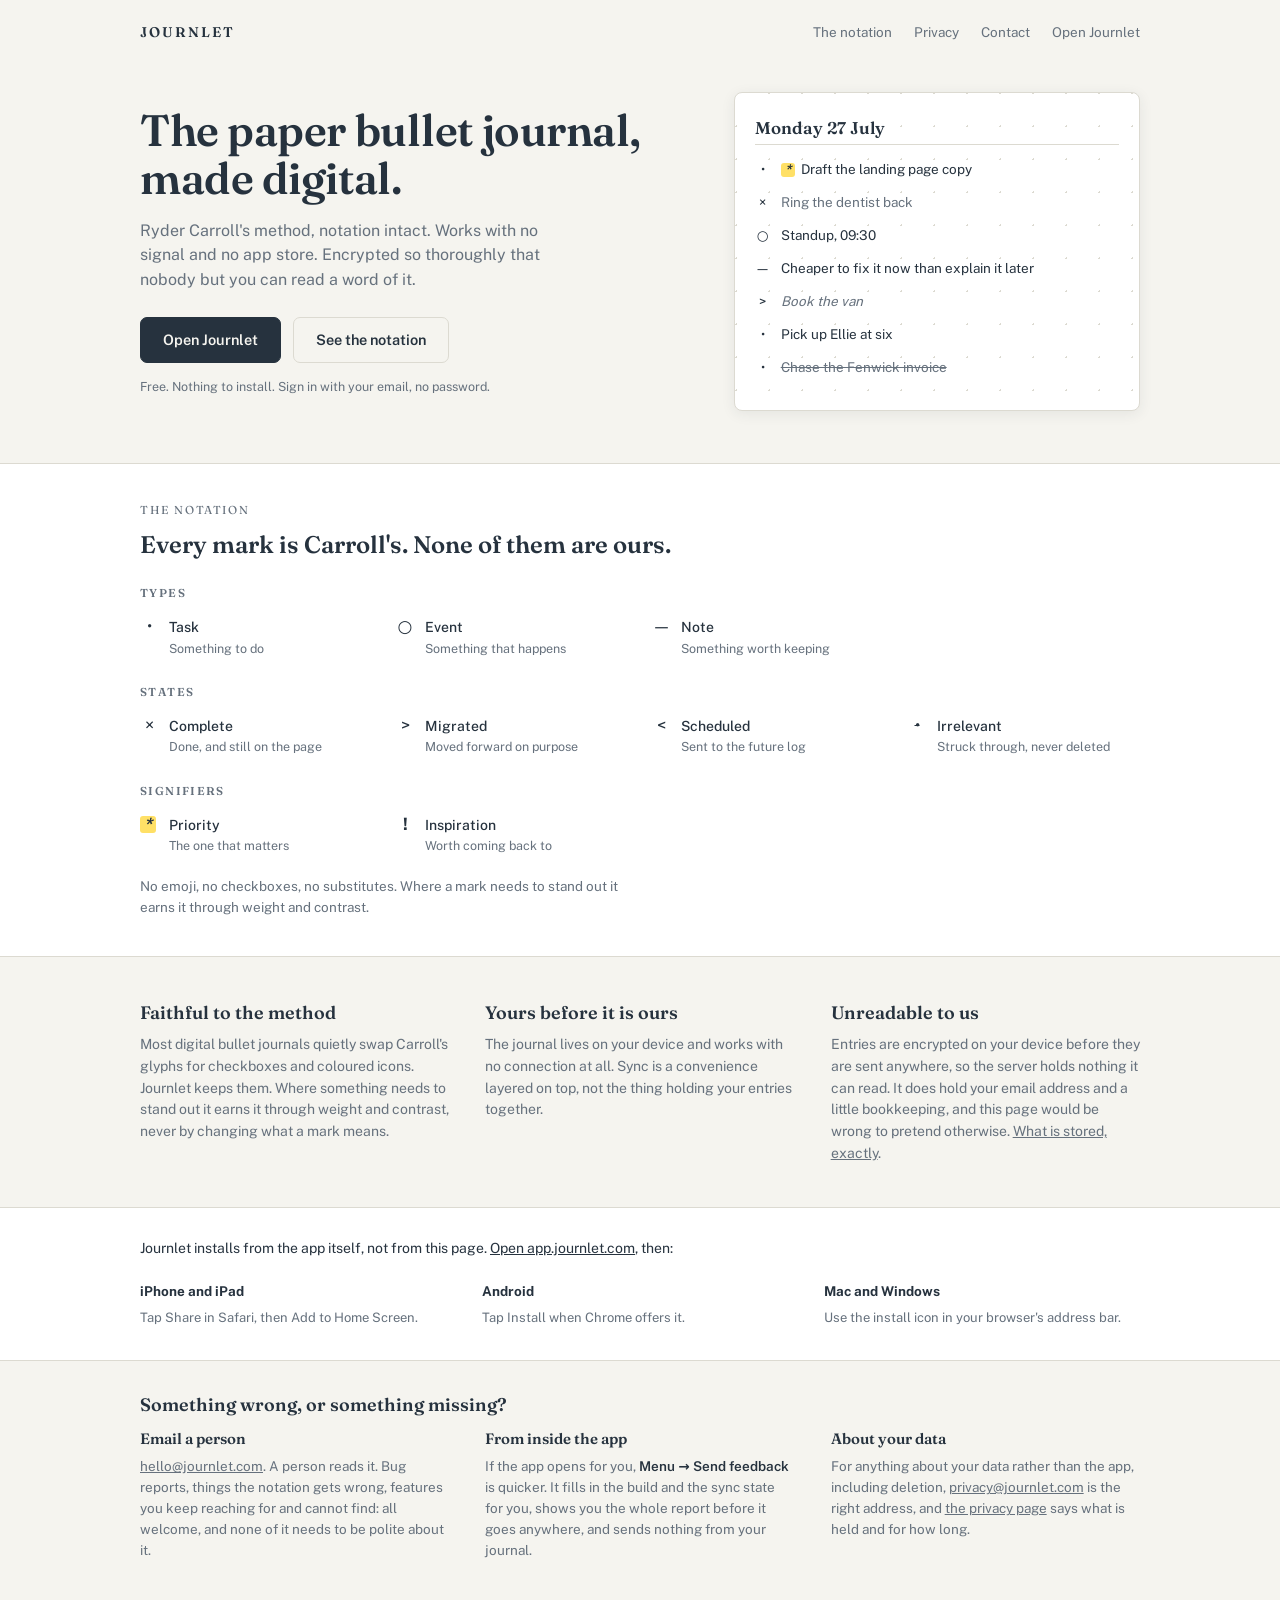
<file: index.html>
<!doctype html>
<html lang="en-GB">
  <head>
    <meta charset="UTF-8" />
    <meta name="viewport" content="width=device-width, initial-scale=1.0" />

    <!-- Everything is same-origin: no scripts, no third-party anything.
         Fonts are self-hosted, so the Google domains are gone from here too. -->
    <meta
      http-equiv="Content-Security-Policy"
      content="default-src 'self'; script-src 'none'; style-src 'self'; font-src 'self'; img-src 'self' data:; base-uri 'none'; object-src 'none'; form-action 'none'"
    />

    <title>Journlet — the paper bullet journal, made digital</title>
    <meta
      name="description"
      content="A digital bullet journal that keeps Ryder Carroll's notation exactly as written. Works offline, needs nothing installed, and is end-to-end encrypted so nobody but you can read it."
    />
    <link rel="canonical" href="https://www.journlet.com/" />
    <meta name="theme-color" content="#f5f4ef" />
    <meta name="referrer" content="no-referrer" />

    <link rel="icon" type="image/svg+xml" href="/favicon.svg" />
    <link rel="apple-touch-icon" href="/apple-touch-icon.png" />

    <meta property="og:type" content="website" />
    <meta property="og:site_name" content="Journlet" />
    <meta property="og:url" content="https://www.journlet.com/" />
    <meta property="og:title" content="Journlet — the paper bullet journal, made digital" />
    <meta
      property="og:description"
      content="Ryder Carroll's method, notation intact. Works offline, nothing to install, end-to-end encrypted."
    />
    <meta property="og:image" content="https://www.journlet.com/og-image.png" />
    <meta property="og:image:width" content="1200" />
    <meta property="og:image:height" content="630" />
    <meta property="og:image:alt" content="Journlet — the paper bullet journal, made digital." />
    <meta name="twitter:card" content="summary_large_image" />
    <meta name="twitter:title" content="Journlet — the paper bullet journal, made digital" />
    <meta
      name="twitter:description"
      content="Ryder Carroll's method, notation intact. Works offline, nothing to install, end-to-end encrypted."
    />
    <meta name="twitter:image" content="https://www.journlet.com/og-image.png" />

    <link
      rel="preload"
      href="/fonts/public-sans-latin-wght-normal.woff2"
      as="font"
      type="font/woff2"
      crossorigin
    />
    <link
      rel="preload"
      href="/fonts/fraunces-latin-opsz-normal.woff2"
      as="font"
      type="font/woff2"
      crossorigin
    />
    <link rel="stylesheet" href="/styles.css" />

    <script type="application/ld+json">
      {
        "@context": "https://schema.org",
        "@type": "SoftwareApplication",
        "name": "Journlet",
        "applicationCategory": "ProductivityApplication",
        "operatingSystem": "Any (progressive web app)",
        "url": "https://app.journlet.com/",
        "description": "A digital bullet journal that keeps Ryder Carroll's notation exactly as written. Offline-first and end-to-end encrypted.",
        "offers": { "@type": "Offer", "price": "0", "priceCurrency": "GBP" }
      }
    </script>
  </head>

  <body>
    <a class="skip" href="#main">Skip to content</a>

    <header class="nav">
      <span class="brand">Journlet</span>
      <nav aria-label="Primary">
        <a href="#notation">The notation</a>
        <a href="/privacy">Privacy</a>
        <a href="#contact">Contact</a>
        <a href="https://app.journlet.com/">Open Journlet</a>
      </nav>
    </header>

    <main id="main">
      <section class="hero">
        <div>
          <h1>The paper bullet journal, made digital.</h1>
          <p class="sub">
            Ryder Carroll's method, notation intact. Works with no signal and no app
            store. Encrypted so thoroughly that nobody but you can read a word of it.
          </p>
          <p class="cta">
            <a class="btn" href="https://app.journlet.com/">Open Journlet</a>
            <a class="btn btn-quiet" href="#notation">See the notation</a>
          </p>
          <p class="reassure">Free. Nothing to install. Sign in with your email, no password.</p>
        </div>

        <!-- A real spread rather than a screenshot: stays true as the app changes,
             and search engines read the notation as text. Every state here mirrors
             the app exactly (app/src/lib/types.ts and app/src/index.css):
             the bullet column only ever holds a type or state glyph, priority is
             a highlighted * signifier inline before the text, complete is × with
             softened ink, migrated is > in muted italic, and the line-through is
             reserved for "no longer relevant". -->
        <div class="paper" role="img" aria-label="A sample Journlet daily spread: a priority task, a completed task, an event, a note, a migrated task, an open task and a task struck out as no longer relevant.">
          <p class="paper-title">Monday 27 July</p>
          <hr class="paper-rule" />
          <p class="row"><span class="glyph">&bull;</span><span><span class="prio"><i>*</i></span>Draft the landing page copy</span></p>
          <p class="row"><span class="glyph">&times;</span><span class="is-done">Ring the dentist back</span></p>
          <p class="row"><span class="glyph">&#9675;</span><span>Standup, 09:30</span></p>
          <p class="row"><span class="glyph">&mdash;</span><span>Cheaper to fix it now than explain it later</span></p>
          <p class="row"><span class="glyph">&gt;</span><span class="is-moved">Book the van</span></p>
          <p class="row"><span class="glyph">&bull;</span><span>Pick up Ellie at six</span></p>
          <p class="row"><span class="glyph">&bull;</span><span class="is-struck">Chase the Fenwick invoice</span></p>
        </div>
      </section>

      <section class="band" id="notation">
       <div class="wrap">
        <p class="eyebrow">The notation</p>
        <h2>Every mark is Carroll's. None of them are ours.</h2>

        <h3 class="ngroup">Types</h3>
        <ul class="notation">
          <li><span class="nglyph">&bull;</span><span class="nlabel">Task<span class="ndesc">Something to do</span></span></li>
          <li><span class="nglyph">&#9675;</span><span class="nlabel">Event<span class="ndesc">Something that happens</span></span></li>
          <li><span class="nglyph">&mdash;</span><span class="nlabel">Note<span class="ndesc">Something worth keeping</span></span></li>
        </ul>

        <h3 class="ngroup">States</h3>
        <ul class="notation">
          <li><span class="nglyph">&times;</span><span class="nlabel">Complete<span class="ndesc">Done, and still on the page</span></span></li>
          <li><span class="nglyph">&gt;</span><span class="nlabel">Migrated<span class="ndesc">Moved forward on purpose</span></span></li>
          <li><span class="nglyph">&lt;</span><span class="nlabel">Scheduled<span class="ndesc">Sent to the future log</span></span></li>
          <li><span class="nglyph"><s>&bull;</s></span><span class="nlabel">Irrelevant<span class="ndesc">Struck through, never deleted</span></span></li>
        </ul>

        <h3 class="ngroup">Signifiers</h3>
        <ul class="notation">
          <li><span class="nglyph"><span class="prio"><i>*</i></span></span><span class="nlabel">Priority<span class="ndesc">The one that matters</span></span></li>
          <li><span class="nglyph"><b>!</b></span><span class="nlabel">Inspiration<span class="ndesc">Worth coming back to</span></span></li>
        </ul>

        <p class="nfoot">No emoji, no checkboxes, no substitutes. Where a mark needs to stand out
          it earns it through weight and contrast.</p>
       </div>
      </section>

      <section class="pillars">
        <div>
          <h3>Faithful to the method</h3>
          <p>
            Most digital bullet journals quietly swap Carroll's glyphs for checkboxes and coloured
            icons. Journlet keeps them. Where something needs to stand out it earns it through
            weight and contrast, never by changing what a mark means.
          </p>
        </div>
        <div>
          <h3>Yours before it is ours</h3>
          <p>
            The journal lives on your device and works with no connection at all. Sync is a
            convenience layered on top, not the thing holding your entries together.
          </p>
        </div>
        <div>
          <h3>Unreadable to us</h3>
          <p>
            Entries are encrypted on your device before they are sent anywhere, so the server holds
            nothing it can read. It does hold your email address and a little bookkeeping, and this
            page would be wrong to pretend otherwise. <a href="/privacy">What is stored, exactly</a>.
          </p>
        </div>
      </section>

      <section class="install">
       <div class="wrap">
        <p class="install-lead">
          Journlet installs from the app itself, not from this page.
          <a href="https://app.journlet.com/">Open app.journlet.com</a>, then:
        </p>
        <div class="install-grid">
          <div><strong>iPhone and iPad</strong><span>Tap Share in Safari, then Add to Home Screen.</span></div>
          <div><strong>Android</strong><span>Tap Install when Chrome offers it.</span></div>
          <div><strong>Mac and Windows</strong><span>Use the install icon in your browser's address bar.</span></div>
        </div>
       </div>
      </section>
    </main>

    <!--
      The contact route (spec §13.1). Here as well as in the app because the app's
      own feedback screen sits behind the Menu, and the reports worth most are the
      ones from somebody who cannot get that far: the app will not load, sign-in
      will not complete, the mailbox behind the account is gone. None of those can
      be reported from inside.
    -->
    <footer class="foot" id="contact">
      <div class="wrap">
        <h2>Something wrong, or something missing?</h2>
        <!--
          Three routes, three columns, on the same grid as the pillars and the
          install band above. As one running column it capped at a reading
          measure and left the right half of the band empty, which read as a
          layout that ran out rather than a decision.
        -->
        <div class="foot-cols">
          <div>
            <h3>Email a person</h3>
            <p>
              <a href="mailto:hello@journlet.com">hello@journlet.com</a>. A person
              reads it. Bug reports, things the notation gets wrong, features you
              keep reaching for and cannot find: all welcome, and none of it needs
              to be polite about it.
            </p>
          </div>
          <div>
            <h3>From inside the app</h3>
            <p>
              If the app opens for you, <strong>Menu &rarr; Send feedback</strong> is
              quicker. It fills in the build and the sync state for you, shows you the
              whole report before it goes anywhere, and sends nothing from your journal.
            </p>
          </div>
          <div>
            <h3>About your data</h3>
            <p>
              For anything about your data rather than the app, including deletion,
              <a href="mailto:privacy@journlet.com">privacy@journlet.com</a> is the
              right address, and <a href="/privacy">the privacy page</a> says what is
              held and for how long.
            </p>
          </div>
        </div>
      </div>
    </footer>
  </body>
</html>
</file>
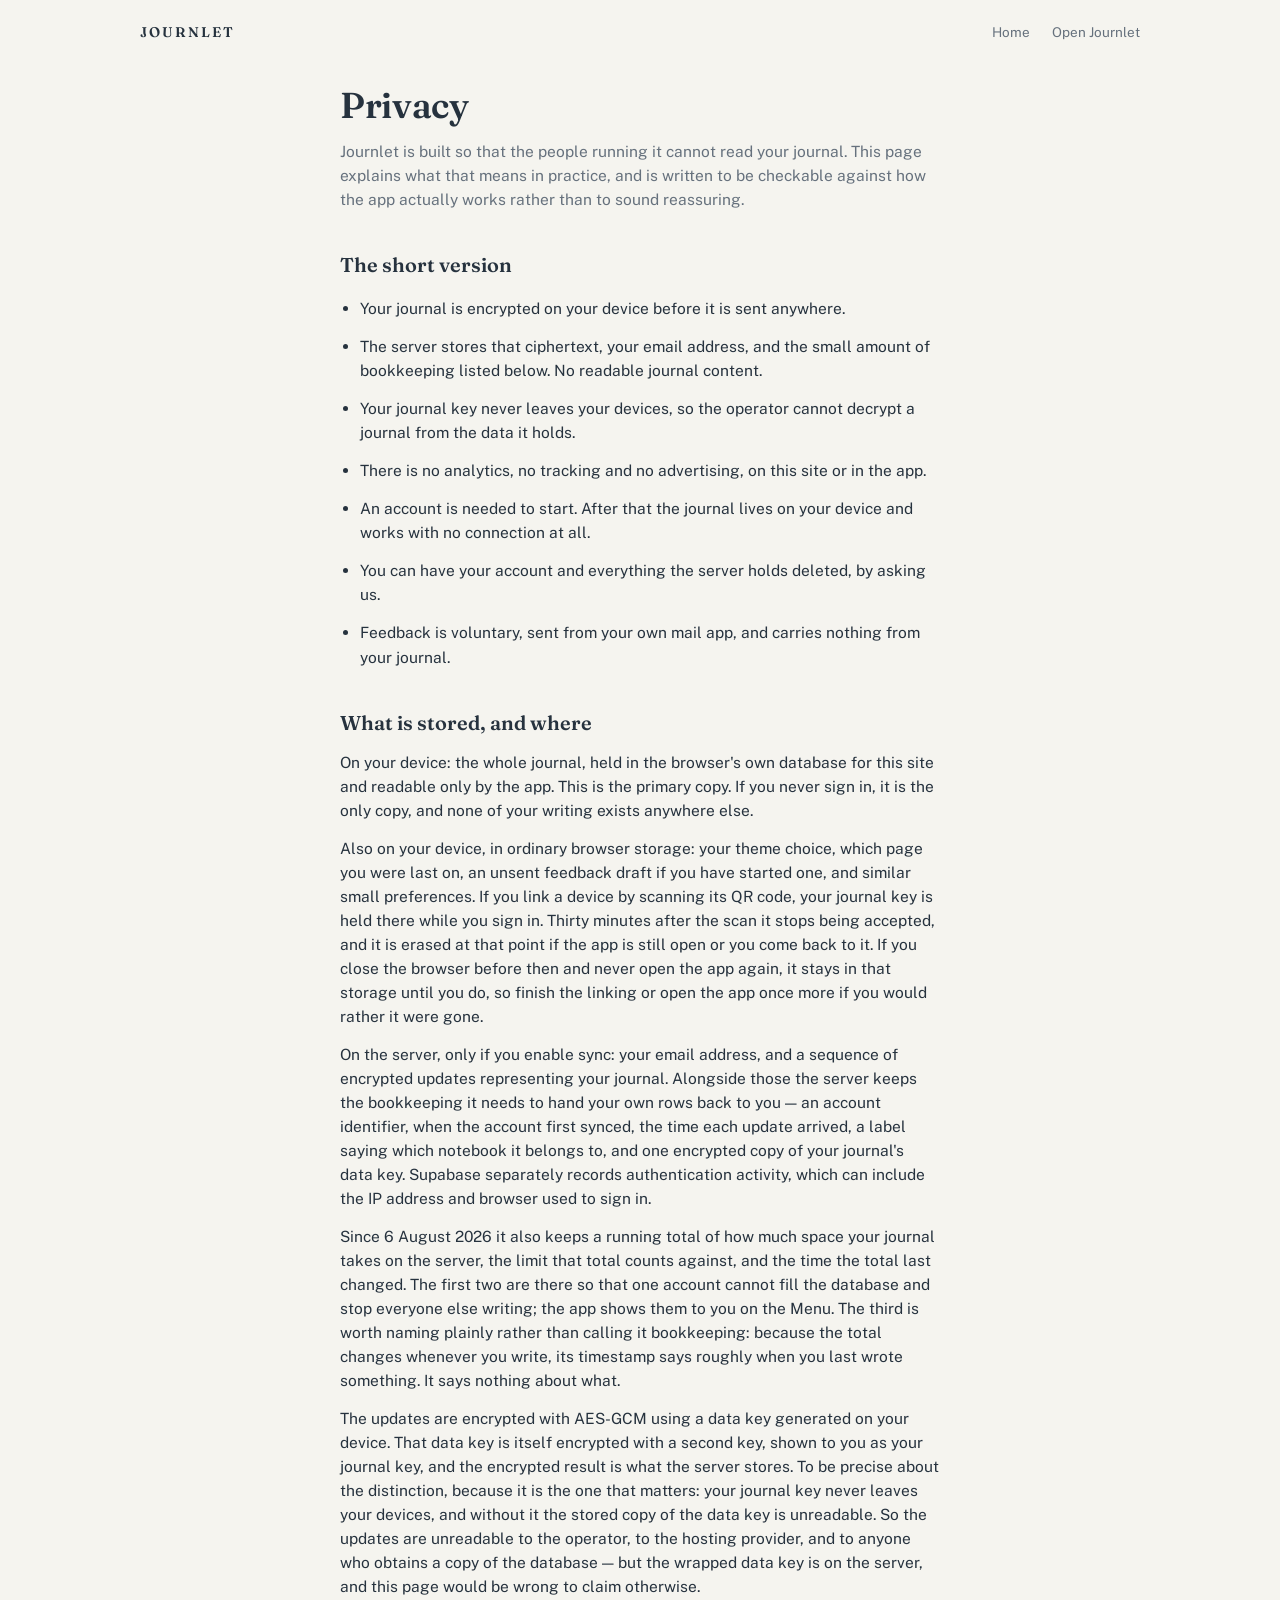
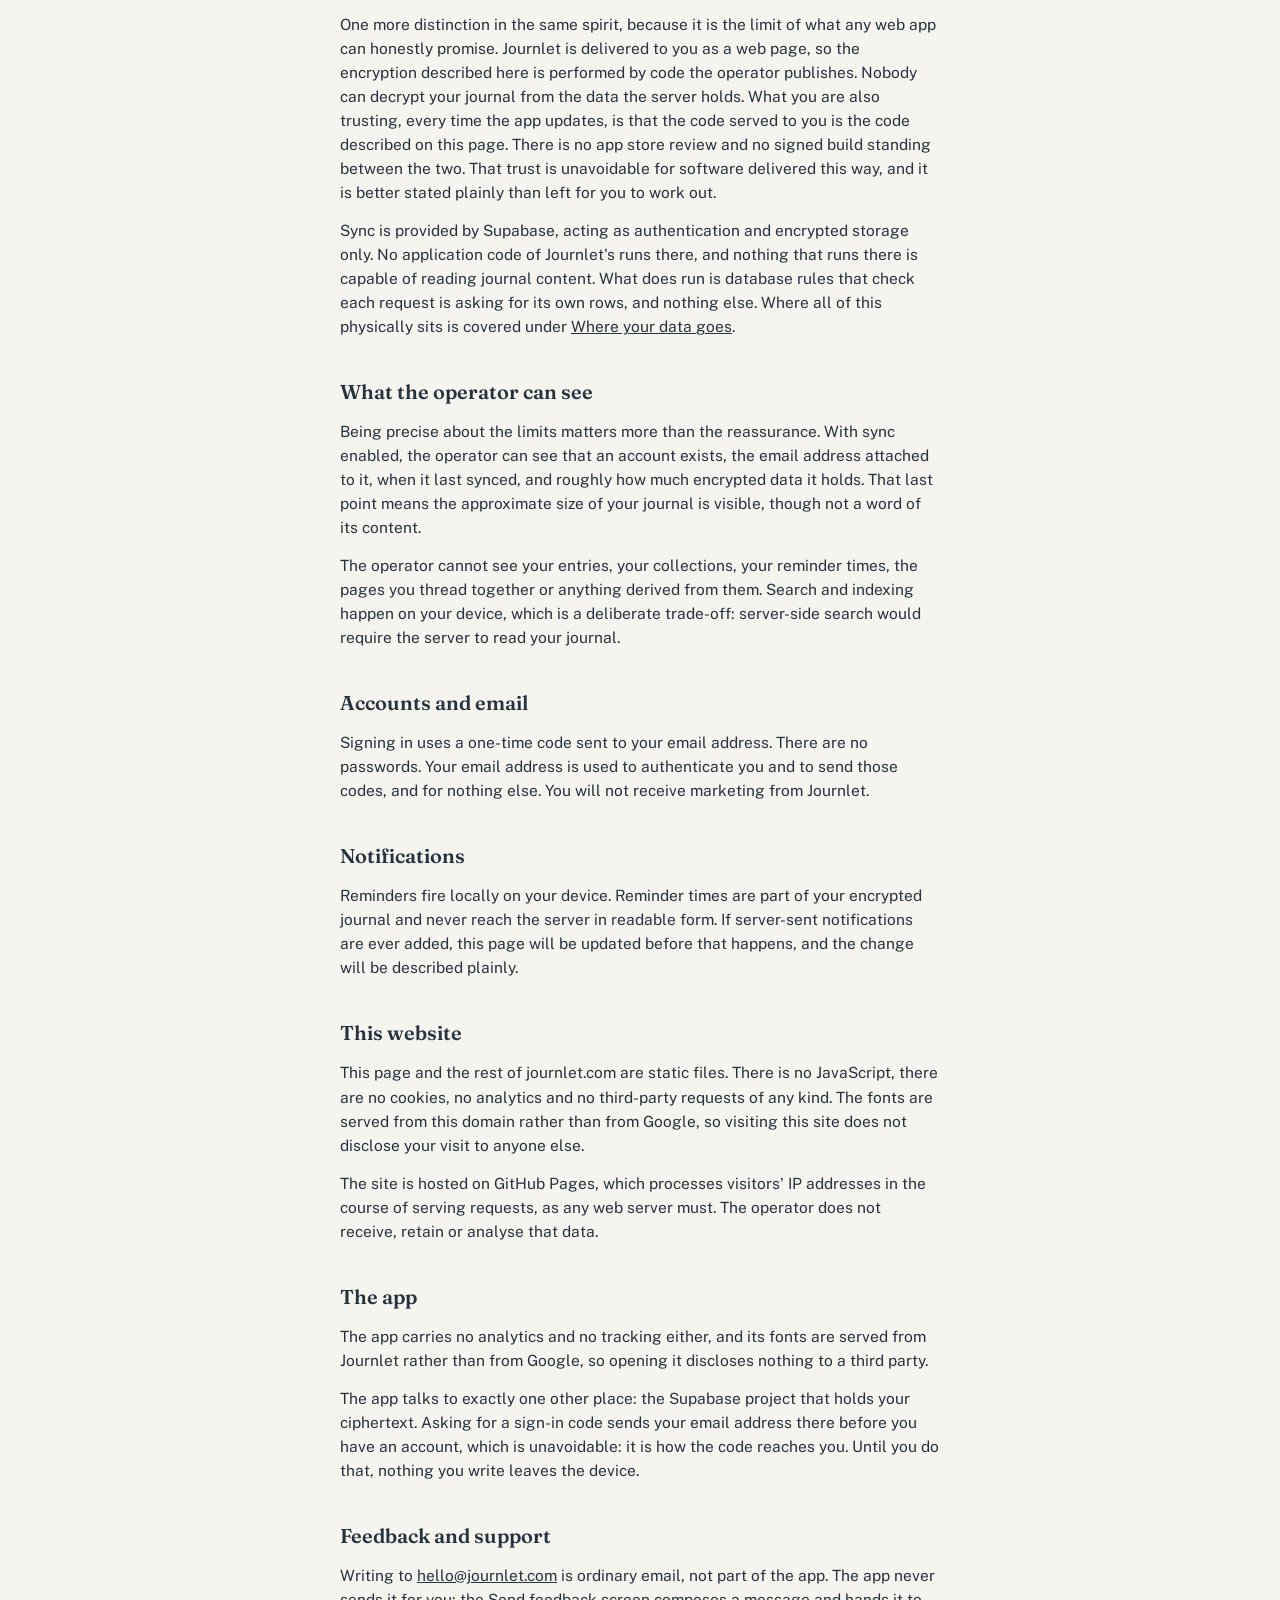
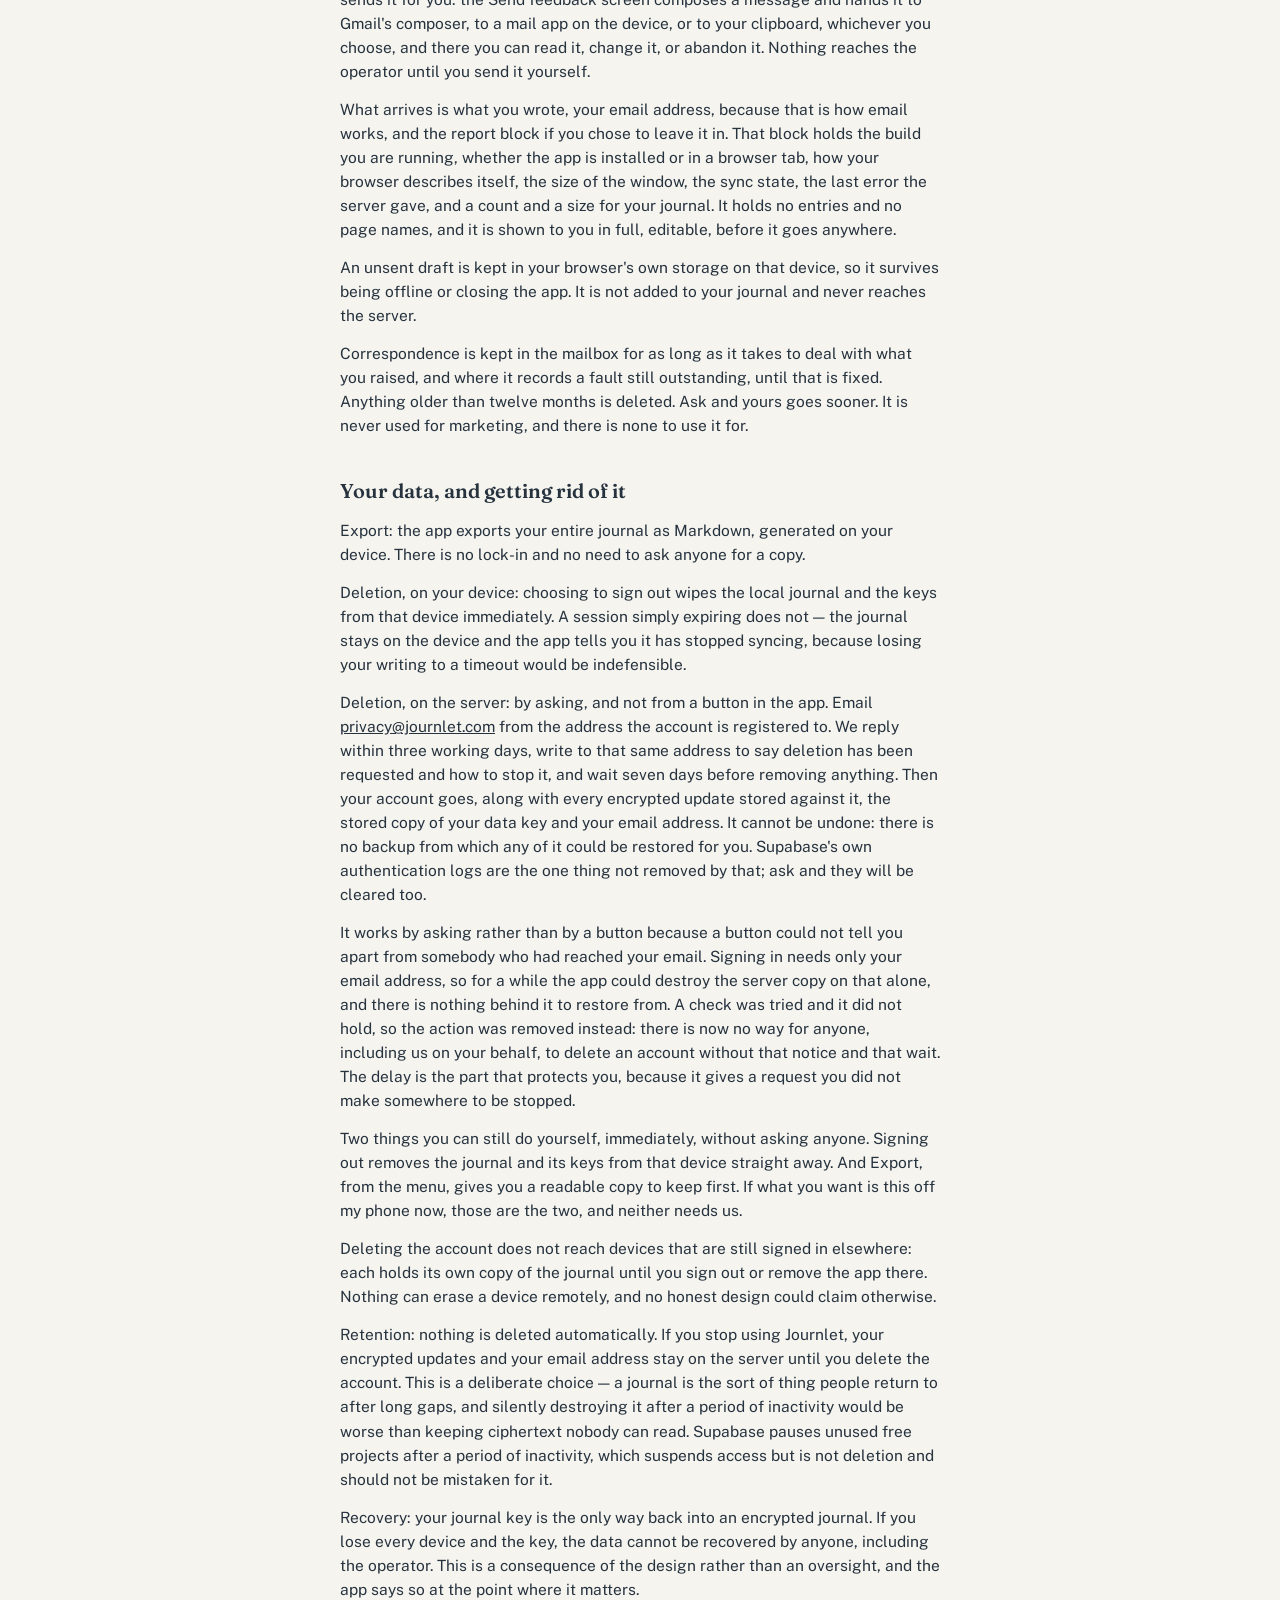
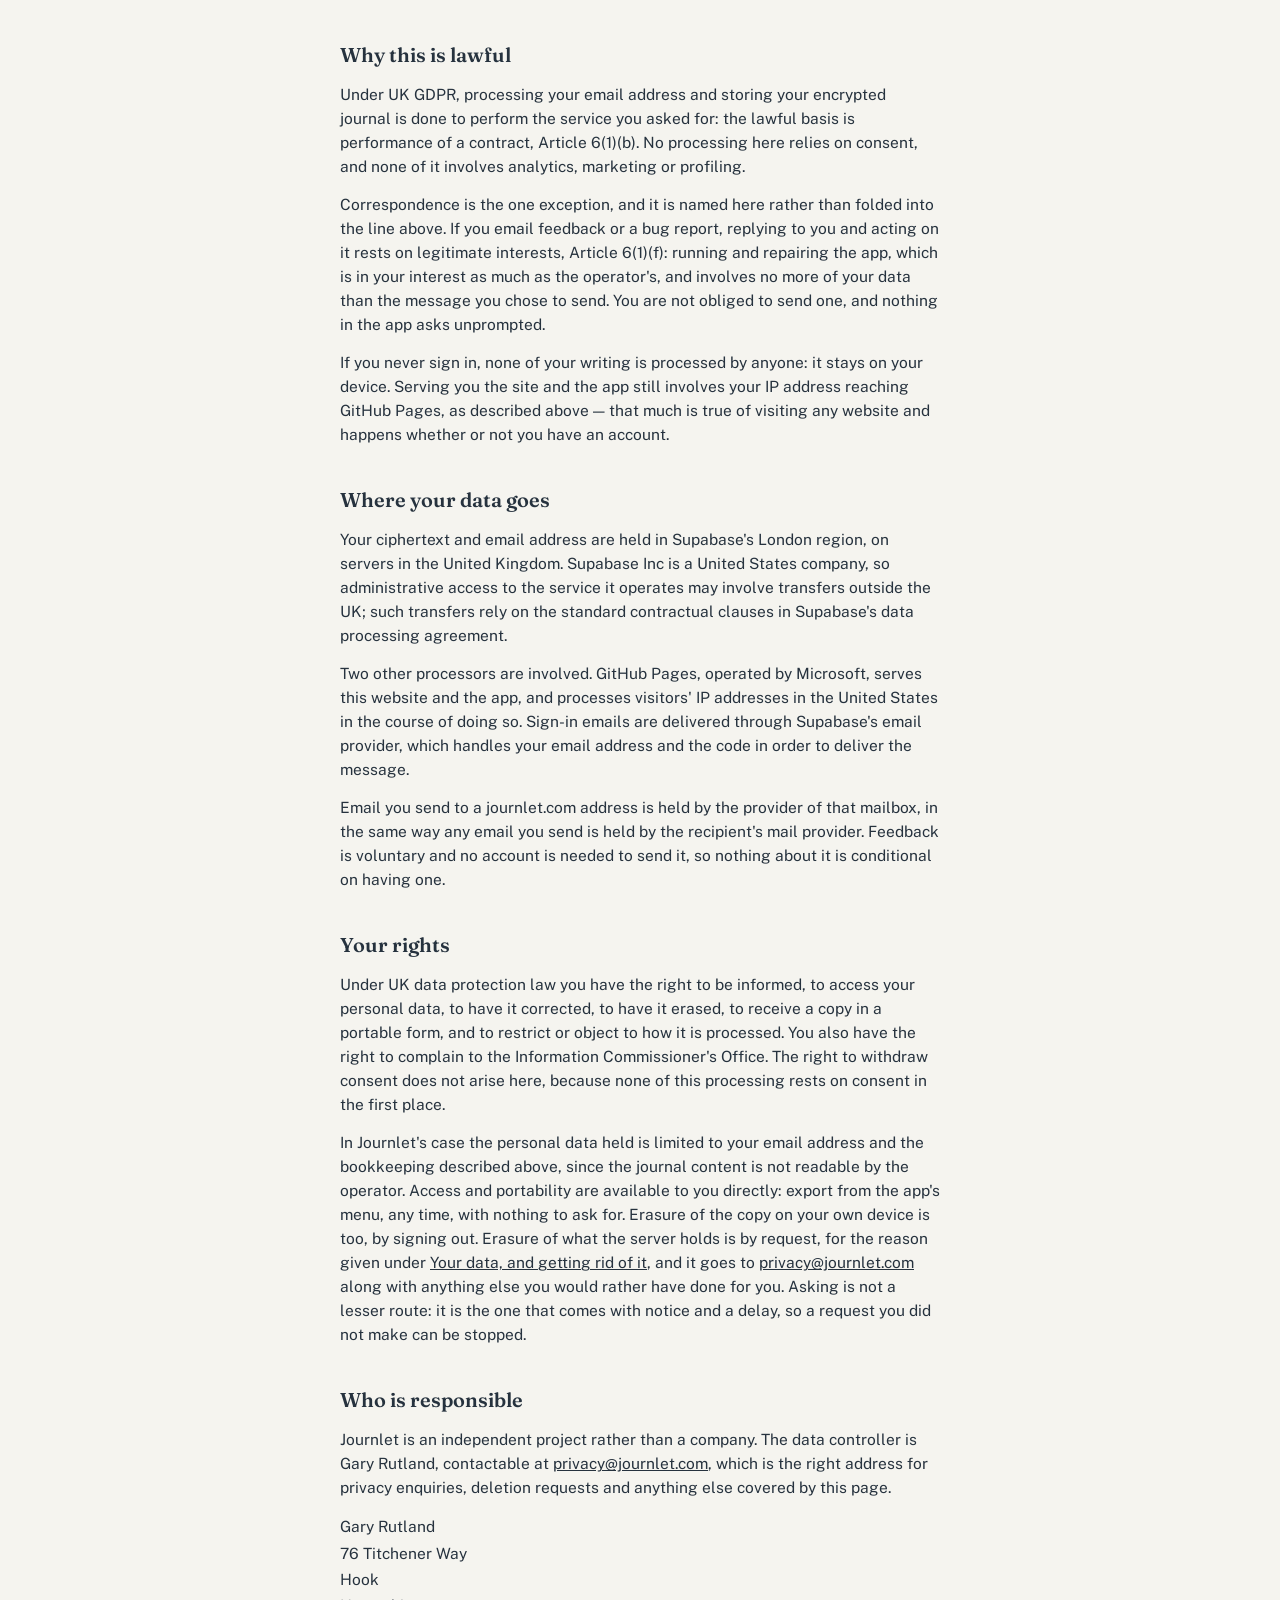
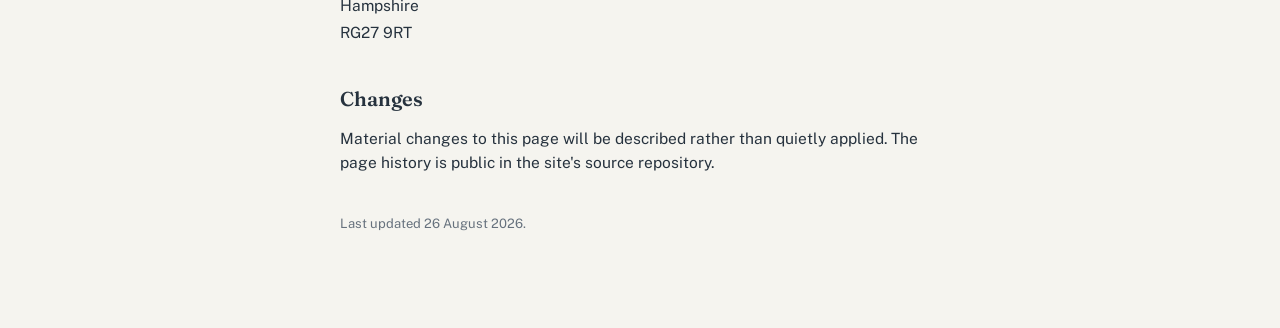
<file: privacy.html>
<!doctype html>
<html lang="en-GB">
  <head>
    <meta charset="UTF-8" />
    <meta name="viewport" content="width=device-width, initial-scale=1.0" />
    <meta
      http-equiv="Content-Security-Policy"
      content="default-src 'self'; script-src 'none'; style-src 'self'; font-src 'self'; img-src 'self' data:; base-uri 'none'; object-src 'none'; form-action 'none'"
    />

    <title>Privacy — Journlet</title>
    <meta
      name="description"
      content="What Journlet stores, what it cannot read, and what the operator can and cannot see. Journal content is end-to-end encrypted; the server holds ciphertext only."
    />
    <link rel="canonical" href="https://www.journlet.com/privacy" />
    <meta name="theme-color" content="#f5f4ef" />
    <meta name="referrer" content="no-referrer" />
    <link rel="icon" type="image/svg+xml" href="/favicon.svg" />
    <link rel="apple-touch-icon" href="/apple-touch-icon.png" />
    <link rel="stylesheet" href="/styles.css" />
  </head>

  <body>
    <header class="nav">
      <a class="brand" href="/">Journlet</a>
      <nav aria-label="Primary">
        <a href="/">Home</a>
        <a href="https://app.journlet.com/">Open Journlet</a>
      </nav>
    </header>

    <main class="prose">
      <h1>Privacy</h1>
      <p class="sub">
        Journlet is built so that the people running it cannot read your journal. This page
        explains what that means in practice, and is written to be checkable against how the app
        actually works rather than to sound reassuring.
      </p>

      <h2>The short version</h2>
      <ul>
        <li>Your journal is encrypted on your device before it is sent anywhere.</li>
        <li>The server stores that ciphertext, your email address, and the small amount of bookkeeping listed below. No readable journal content.</li>
        <li>Your journal key never leaves your devices, so the operator cannot decrypt a journal from the data it holds.</li>
        <li>There is no analytics, no tracking and no advertising, on this site or in the app.</li>
        <li>An account is needed to start. After that the journal lives on your device and works with no connection at all.</li>
        <li>You can have your account and everything the server holds deleted, by asking us.</li>
        <li>Feedback is voluntary, sent from your own mail app, and carries nothing from your journal.</li>
      </ul>

      <h2>What is stored, and where</h2>
      <p>
        On your device: the whole journal, held in the browser's own database for this site and
        readable only by the app. This is the primary copy. If you never sign in, it is the only
        copy, and none of your writing exists anywhere else.
      </p>
      <p>
        Also on your device, in ordinary browser storage: your theme choice, which page you were
        last on, an unsent feedback draft if you have started one, and similar small preferences. If you link a device by scanning its QR code, your
        journal key is held there while you sign in. Thirty minutes after the scan it stops being
        accepted, and it is erased at that point if the app is still open or you come back to it.
        If you close the browser before then and never open the app again, it stays in that storage
        until you do, so finish the linking or open the app once more if you would rather it were
        gone.
      </p>
      <p>
        On the server, only if you enable sync: your email address, and a sequence of encrypted
        updates representing your journal. Alongside those the server keeps the bookkeeping it
        needs to hand your own rows back to you — an account identifier, when the account first
        synced, the time each update arrived, a label saying which notebook it belongs to, and one
        encrypted copy of your journal's data key. Supabase separately records authentication
        activity, which can include the IP address and browser used to sign in.
      </p>
      <p>
        Since 6 August 2026 it also keeps a running total of how much space your journal takes on
        the server, the limit that total counts against, and the time the total last changed. The
        first two are there so that one account cannot fill the database and stop everyone else
        writing; the app shows them to you on the Menu. The third is worth naming plainly rather
        than calling it bookkeeping: because the total changes whenever you write, its timestamp
        says roughly when you last wrote something. It says nothing about what.
      </p>
      <p>
        The updates are encrypted with AES-GCM using a data key generated on your device. That
        data key is itself encrypted with a second key, shown to you as your journal key, and the
        encrypted result is what the server stores. To be precise about the distinction, because
        it is the one that matters: your journal key never leaves your devices, and without it the
        stored copy of the data key is unreadable. So the updates are unreadable to the operator,
        to the hosting provider, and to anyone who obtains a copy of the database — but the
        wrapped data key is on the server, and this page would be wrong to claim otherwise.
      </p>
      <p>
        One more distinction in the same spirit, because it is the limit of what any web app can
        honestly promise. Journlet is delivered to you as a web page, so the encryption described
        here is performed by code the operator publishes. Nobody can decrypt your journal from the
        data the server holds. What you are also trusting, every time the app updates, is that the
        code served to you is the code described on this page. There is no app store review and no
        signed build standing between the two. That trust is unavoidable for software delivered
        this way, and it is better stated plainly than left for you to work out.
      </p>
      <p>
        Sync is provided by Supabase, acting as authentication and encrypted storage only. No
        application code of Journlet's runs there, and nothing that runs there is capable of
        reading journal content. What does run is database rules that check each request is asking
        for its own rows, and nothing else. Where all
        of this physically sits is covered under
        <a href="#where">Where your data goes</a>.
      </p>

      <h2>What the operator can see</h2>
      <p>
        Being precise about the limits matters more than the reassurance. With sync enabled, the
        operator can see that an account exists, the email address attached to it, when it last
        synced, and roughly how much encrypted data it holds. That last point means the
        approximate size of your journal is visible, though not a word of its content.
      </p>
      <p>
        The operator cannot see your entries, your collections, your reminder times, the pages you
        thread together or anything derived from them. Search and indexing happen on your device, which is
        a deliberate trade-off: server-side search would require the server to read your journal.
      </p>

      <h2>Accounts and email</h2>
      <p>
        Signing in uses a one-time code sent to your email address. There are no passwords. Your
        email address is used to authenticate you and to send those codes, and for nothing else.
        You will not receive marketing from Journlet.
      </p>

      <h2>Notifications</h2>
      <p>
        Reminders fire locally on your device. Reminder times are part of your encrypted journal
        and never reach the server in readable form. If server-sent notifications are ever added,
        this page will be updated before that happens, and the change will be described plainly.
      </p>

      <h2>This website</h2>
      <p>
        This page and the rest of journlet.com are static files. There is no JavaScript, there
        are no cookies, no analytics and no third-party requests of any kind. The fonts are
        served from this domain rather than from Google, so visiting this site does not disclose
        your visit to anyone else.
      </p>
      <p>
        The site is hosted on GitHub Pages, which processes visitors' IP addresses in the course
        of serving requests, as any web server must. The operator does not receive, retain or
        analyse that data.
      </p>

      <h2>The app</h2>
      <p>
        The app carries no analytics and no tracking either, and its fonts are served from
        Journlet rather than from Google, so opening it discloses nothing to a third party.
      </p>
      <p>
        The app talks to exactly one other place: the Supabase project that holds your ciphertext.
        Asking for a sign-in code sends your email address there before you have an account, which
        is unavoidable: it is how the code reaches you. Until you do that, nothing you write
        leaves the device.
      </p>

      <h2 id="feedback">Feedback and support</h2>
      <p>
        Writing to <a href="mailto:hello@journlet.com">hello@journlet.com</a> is
        ordinary email, not part of the app. The app never sends it for you: the
        Send feedback screen composes a message and hands it to Gmail's composer, to
        a mail app on the device, or to your clipboard, whichever you choose, and
        there you can read it, change it, or abandon it. Nothing reaches the
        operator until you send it yourself.
      </p>
      <p>
        What arrives is what you wrote, your email address, because that is how
        email works, and the report block if you chose to leave it in. That block
        holds the build you are running, whether the app is installed or in a
        browser tab, how your browser describes itself, the size of the window, the
        sync state, the last error the server gave, and a count and a size for your
        journal. It holds no entries and no page names, and it is shown to you in
        full, editable, before it goes anywhere.
      </p>
      <p>
        An unsent draft is kept in your browser's own storage on that device, so it
        survives being offline or closing the app. It is not added to your journal
        and never reaches the server.
      </p>
      <p>
        Correspondence is kept in the mailbox for as long as it takes to deal with
        what you raised, and where it records a fault still outstanding, until that
        is fixed. Anything older than twelve months is deleted. Ask and yours goes
        sooner. It is never used for marketing, and there is none to use it for.
      </p>

      <h2 id="your-data">Your data, and getting rid of it</h2>
      <p>
        Export: the app exports your entire journal as Markdown, generated on your device. There
        is no lock-in and no need to ask anyone for a copy.
      </p>
      <p>
        Deletion, on your device: choosing to sign out wipes the local journal and the keys from
        that device immediately. A session simply expiring does not — the journal stays on the
        device and the app tells you it has stopped syncing, because losing your writing to a
        timeout would be indefensible.
      </p>
      <p>
        Deletion, on the server: by asking, and not from a button in the app. Email
        <a href="mailto:privacy@journlet.com">privacy@journlet.com</a> from the address the account
        is registered to. We reply within three working days, write to that same address to say
        deletion has been requested and how to stop it, and wait seven days before removing
        anything. Then your account goes, along with every encrypted update stored against it, the
        stored copy of your data key and your email address. It cannot be undone: there is no
        backup from which any of it could be restored for you. Supabase's own authentication logs
        are the one thing not removed by that; ask and they will be cleared too.
      </p>
      <p>
        It works by asking rather than by a button because a button could not tell you apart from
        somebody who had reached your email. Signing in needs only your email address, so for a
        while the app could destroy the server copy on that alone, and there is nothing behind it
        to restore from. A check was tried and it did not hold, so the action was removed instead:
        there is now no way for anyone, including us on your behalf, to delete an account without
        that notice and that wait. The delay is the part that protects you, because it gives a
        request you did not make somewhere to be stopped.
      </p>
      <p>
        Two things you can still do yourself, immediately, without asking anyone. Signing out
        removes the journal and its keys from that device straight away. And Export, from the menu,
        gives you a readable copy to keep first. If what you want is this off my phone now, those
        are the two, and neither needs us.
      </p>
      <p>
        Deleting the account does not reach devices that are still signed in elsewhere: each holds
        its own copy of the journal until you sign out or remove the app there. Nothing can erase a
        device remotely, and no honest design could claim otherwise.
      </p>
      <p>
        Retention: nothing is deleted automatically. If you stop using Journlet, your encrypted
        updates and your email address stay on the server until you delete the account. This is a
        deliberate choice — a journal is the sort of thing people return to after long gaps, and
        silently destroying it after a period of inactivity would be worse than keeping ciphertext
        nobody can read. Supabase pauses unused free projects after a period of inactivity, which
        suspends access but is not deletion and should not be mistaken for it.
      </p>
      <p>
        Recovery: your journal key is the only way back into an encrypted journal. If you lose
        every device and the key, the data cannot be recovered by anyone, including the operator.
        This is a consequence of the design rather than an oversight, and the app says so at the
        point where it matters.
      </p>

      <h2>Why this is lawful</h2>
      <p>
        Under UK GDPR, processing your email address and storing your encrypted journal is done to
        perform the service you asked for: the lawful basis is performance of a contract, Article
        6(1)(b). No processing here relies on consent, and none of it involves analytics, marketing
        or profiling.
      </p>
      <p>
        Correspondence is the one exception, and it is named here rather than folded into the line
        above. If you email feedback or a bug report, replying to you and acting on it rests on
        legitimate interests, Article 6(1)(f): running and repairing the app, which is in your
        interest as much as the operator's, and involves no more of your data than the message you
        chose to send. You are not obliged to send one, and nothing in the app asks unprompted.
      </p>
      <p>
        If you never sign in, none of your writing is processed by anyone: it stays on your
        device. Serving you the site and the app still involves your IP address reaching GitHub
        Pages, as described above — that much is true of visiting any website and happens whether
        or not you have an account.
      </p>

      <h2 id="where">Where your data goes</h2>
      <p>
        Your ciphertext and email address are held in Supabase's London region, on servers in the
        United Kingdom. Supabase Inc is a United States company, so administrative access to the
        service it operates may involve transfers outside the UK; such transfers rely on the
        standard contractual clauses in Supabase's data processing agreement.
      </p>
      <p>
        Two other processors are involved. GitHub Pages, operated by Microsoft, serves this
        website and the app, and processes visitors' IP addresses in the United States in the
        course of doing so. Sign-in emails are delivered through Supabase's email provider, which
        handles your email address and the code in order to deliver the message.
      </p>
      <p>
        Email you send to a journlet.com address is held by the provider of that mailbox, in the
        same way any email you send is held by the recipient's mail provider. Feedback is voluntary
        and no account is needed to send it, so nothing about it is conditional on having one.
      </p>

      <h2>Your rights</h2>
      <p>
        Under UK data protection law you have the right to be informed, to access your personal
        data, to have it corrected, to have it erased, to receive a copy in a portable form, and
        to restrict or object to how it is processed. You also have the right to complain to the
        Information Commissioner's Office. The right to withdraw consent does not arise here,
        because none of this processing rests on consent in the first place.
      </p>
      <p>
        In Journlet's case the personal data held is limited to your email address and the
        bookkeeping described above, since the journal content is not readable by the operator.
        Access and portability are available to you directly: export from the app's menu, any time,
        with nothing to ask for. Erasure of the copy on your own device is too, by signing out.
        Erasure of what the server holds is by request, for the reason given under
        <a href="#your-data">Your data, and getting rid of it</a>, and it goes to
        <a href="mailto:privacy@journlet.com">privacy@journlet.com</a> along with anything else you
        would rather have done for you. Asking is not a lesser route: it is the one that comes with
        notice and a delay, so a request you did not make can be stopped.
      </p>

      <h2>Who is responsible</h2>
      <p>
        Journlet is an independent project rather than a company. The data controller is Gary
        Rutland, contactable at
        <a href="mailto:privacy@journlet.com">privacy@journlet.com</a>, which is the right address
        for privacy enquiries, deletion requests and anything else covered by this page.
      </p>
      <p class="address">
        Gary Rutland<br />
        76 Titchener Way<br />
        Hook<br />
        Hampshire<br />
        RG27 9RT
      </p>

      <h2>Changes</h2>
      <p>
        Material changes to this page will be described rather than quietly applied. The page
        history is public in the site's source repository.
      </p>

      <p class="meta">Last updated 26 August 2026.</p>
    </main>
  </body>
</html>
</file>
<file: styles.css>
/* Journlet landing page.
   Tokens and rhythm are lifted from the app (src/index.css, src/lib/grid.ts)
   so the site and the app read as one product: same paper, same ink, same
   33px dot pitch, Fraunces for display and Public Sans for text. */

/* Fonts are self-hosted, not loaded from Google. A page whose argument is
   that nobody can read your journal should not hand every visitor's IP to a
   third party in order to render its own headline. Both are variable fonts
   covering the full 100..900 weight range in one file each, and Fraunces
   carries its optical-size axis so display text matches the app.
   Sources: @fontsource-variable/fraunces and @fontsource-variable/public-sans
   (SIL Open Font License, copies in fonts/). No unicode-range: there is only
   one subset, so per-glyph fallback handles anything the file lacks — the ○
   event bullet among them, exactly as it falls back in the app today.
   Italics are synthesised rather than shipped, again matching the app. */
@font-face {
  font-family: "Fraunces";
  font-style: normal;
  font-display: swap;
  font-weight: 100 900;
  src: url(/fonts/fraunces-latin-opsz-normal.woff2) format("woff2-variations");
}
@font-face {
  font-family: "Public Sans";
  font-style: normal;
  font-display: swap;
  font-weight: 100 900;
  src: url(/fonts/public-sans-latin-wght-normal.woff2) format("woff2-variations");
}

:root {
  --ink: #26323e;
  /* #6b7683 was 4.20:1 on --paper, under WCAG AA for normal text; this
     clears it at 4.52:1 and is all but indistinguishable. Kept in step with
     app/src/index.css. */
  --ink-soft: #66717d;
  --paper: #f5f4ef;
  --surface: #ffffff;
  --line: #dcdad1;
  --hilite: #ffe066;
  --on-hilite: #26323e;
  --grid: 33px;
  --pad: 40px;
}

@media (prefers-color-scheme: dark) {
  :root {
    --ink: #e7e4dc;
    --ink-soft: #9aa4b0;
    --paper: #191d23;
    --surface: #232a31;
    --line: #333b44;
    color-scheme: dark;
  }
}

* {
  box-sizing: border-box;
}

body {
  margin: 0;
  background: var(--paper);
  color: var(--ink);
  font-family: "Public Sans", system-ui, sans-serif;
  font-size: 16px;
  line-height: 1.55;
  -webkit-font-smoothing: antialiased;
  text-size-adjust: 100%;
  -webkit-text-size-adjust: 100%;
}

a {
  color: inherit;
}

.skip {
  position: absolute;
  left: -9999px;
}
.skip:focus {
  left: 12px;
  top: 12px;
  background: var(--surface);
  padding: 8px 14px;
  border-radius: 6px;
  z-index: 10;
}

:focus-visible {
  outline: 2px solid var(--ink);
  outline-offset: 2px;
}

/* ---------- shared shell ---------- */

.nav,
.hero,
.pillars,
.wrap {
  max-width: 1080px;
  margin-inline: auto;
  padding-inline: var(--pad);
}

/* ---------- nav ---------- */

.nav {
  display: flex;
  align-items: baseline;
  justify-content: space-between;
  padding-block: 22px;
  gap: 20px;
}
.brand {
  font-family: "Fraunces", Georgia, serif;
  font-weight: 600;
  font-size: 14px;
  letter-spacing: 0.14em;
  text-transform: uppercase;
}
.nav nav {
  display: flex;
  gap: 22px;
  font-size: 13.5px;
  color: var(--ink-soft);
}
.nav nav a {
  text-decoration: none;
}
.nav nav a:hover {
  text-decoration: underline;
}

/* ---------- hero ---------- */

.hero {
  display: grid;
  grid-template-columns: 1.15fr 0.85fr;
  gap: 44px;
  align-items: center;
  padding-block: 26px 52px;
}
h1 {
  font-family: "Fraunces", Georgia, serif;
  font-weight: 600;
  font-size: clamp(30px, 4.4vw, 44px);
  line-height: 1.1;
  letter-spacing: -0.01em;
  margin: 0 0 16px;
}
.sub {
  font-size: 16px;
  color: var(--ink-soft);
  margin: 0 0 24px;
  max-width: 40ch;
}
.cta {
  display: flex;
  gap: 12px;
  flex-wrap: wrap;
  margin: 0;
}
.btn {
  display: inline-block;
  background: var(--ink);
  color: var(--paper);
  border: 1px solid var(--ink);
  border-radius: 7px;
  padding: 11px 22px;
  font-size: 14.5px;
  font-weight: 600;
  text-decoration: none;
}
.btn-quiet {
  background: transparent;
  color: var(--ink);
  border-color: var(--line);
}
.reassure {
  font-size: 12.5px;
  color: var(--ink-soft);
  margin: 14px 0 0;
}

/* ---------- sample spread ---------- */

.paper {
  background: var(--surface);
  border: 1px solid var(--line);
  border-radius: 8px;
  box-shadow: 0 3px 14px rgba(38, 50, 62, 0.08);
  background-image: radial-gradient(var(--line) 1px, transparent 1px);
  background-size: var(--grid) var(--grid);
  background-position: 18px -16px;
  padding: 22px 20px 26px;
}
.paper-title {
  font-family: "Fraunces", Georgia, serif;
  font-weight: 600;
  font-size: 17px;
  margin: 0 0 3px;
}
.paper-rule {
  border: 0;
  border-top: 1px solid var(--line);
  margin: 0 0 8px;
}
.row {
  display: flex;
  gap: 10px;
  align-items: flex-start;
  font-size: 13.5px;
  line-height: var(--grid);
  margin: 0;
}
.glyph {
  width: 16px;
  flex-shrink: 0;
  text-align: center;
}
/* Entry states, mirroring app/src/index.css exactly. Complete softens the ink
   and keeps the entry legible; the line-through means "no longer relevant",
   which is a different thing and must not be conflated with done. */
.is-done {
  color: var(--ink-soft);
}
.is-moved {
  color: var(--ink-soft);
  font-style: italic;
}
.is-struck {
  color: var(--ink-soft);
  text-decoration: line-through;
}

/* The priority signifier: a highlighted * sitting inline before the text,
   never a replacement for the bullet in the glyph column. */
.prio {
  display: inline-flex;
  align-items: center;
  justify-content: center;
  background: var(--hilite);
  color: var(--on-hilite);
  padding: 0 4px;
  margin-right: 6px;
  border-radius: 3px;
  font-weight: 700;
  line-height: 1;
}

/* ---------- notation band ---------- */

.band {
  background: var(--surface);
  border-block: 1px solid var(--line);
  padding-block: 38px;
}
.eyebrow {
  font-family: "Fraunces", Georgia, serif;
  font-size: 11.5px;
  letter-spacing: 0.14em;
  text-transform: uppercase;
  color: var(--ink-soft);
  margin: 0 0 6px;
}
h2 {
  font-family: "Fraunces", Georgia, serif;
  font-weight: 600;
  font-size: 24px;
  margin: 0 0 22px;
}
.ngroup {
  font-family: "Fraunces", Georgia, serif;
  font-weight: 600;
  font-size: 11.5px;
  letter-spacing: 0.12em;
  text-transform: uppercase;
  color: var(--ink-soft);
  margin: 0 0 10px;
}
.notation {
  list-style: none;
  padding: 0;
  margin: 0 0 26px;
  display: grid;
  grid-template-columns: repeat(4, 1fr);
  gap: 18px 24px;
}
.notation:last-of-type {
  margin-bottom: 20px;
}
.notation li {
  display: flex;
  gap: 11px;
  align-items: baseline;
}
.nfoot {
  font-size: 13.5px;
  color: var(--ink-soft);
  margin: 0;
  max-width: 60ch;
}
.nglyph {
  font-size: 17px;
  width: 18px;
  text-align: center;
  flex-shrink: 0;
}
.nlabel {
  font-size: 14px;
  font-weight: 500;
}
.ndesc {
  display: block;
  font-size: 12.5px;
  font-weight: 400;
  color: var(--ink-soft);
}

/* ---------- pillars ---------- */

.pillars {
  display: grid;
  grid-template-columns: repeat(3, 1fr);
  gap: 36px;
  padding-block: 42px;
}
h3 {
  font-family: "Fraunces", Georgia, serif;
  font-weight: 600;
  font-size: 18px;
  margin: 0 0 8px;
}
.pillars p {
  font-size: 14px;
  color: var(--ink-soft);
  margin: 0;
}

/* ---------- install ---------- */

.install {
  background: var(--surface);
  border-top: 1px solid var(--line);
  padding-block: 30px;
}
.install-lead {
  font-size: 14px;
  margin: 0 0 22px;
}
.install-grid {
  display: grid;
  grid-template-columns: repeat(3, 1fr);
  gap: 26px;
}
.install-grid > div {
  max-width: 340px;
}
.install strong {
  display: block;
  font-size: 13.5px;
  margin-bottom: 3px;
}
.install span {
  font-size: 13px;
  color: var(--ink-soft);
}

/* ---------- prose pages (privacy) ---------- */

.prose {
  max-width: 68ch;
  margin-inline: auto;
  padding: 20px var(--pad) 80px;
}
.prose h1 {
  font-size: clamp(28px, 4vw, 36px);
  margin-bottom: 14px;
}
.prose h2 {
  font-size: 20px;
  margin: 38px 0 12px;
}
.prose p,
.prose li {
  font-size: 15.5px;
  margin: 0 0 14px;
}
.prose ul {
  padding-left: 20px;
}
.prose .sub {
  max-width: none;
}
.address {
  font-size: 15.5px;
  line-height: 1.7;
  margin: 0 0 14px;
}
.prose .meta {
  color: var(--ink-soft);
  font-size: 13px;
  margin-top: 40px;
}

/* ---------- 404 ---------- */

.oops {
  max-width: 1080px;
  margin-inline: auto;
  padding: clamp(40px, 12vh, 120px) var(--pad);
}
.oops .sub {
  margin-bottom: 28px;
}
.nav a.brand {
  text-decoration: none;
}

/* ---------- footer ---------- */

/* The note that stood here said a footer comes back when there is a privacy policy
   and a contact address to put in it. Both now exist, and the contact route is a
   launch requirement (spec §13.1) rather than decoration, so it is a footer and not
   a line of small print. Paper rather than surface: the install band above it is
   surface, and two surface bands touching read as one. */
.foot {
  border-top: 1px solid var(--line);
  padding-block: 30px 42px;
}
.foot h2 {
  font-family: "Fraunces", Georgia, serif;
  font-weight: 600;
  font-size: 18px;
  margin: 0 0 8px;
}
.foot p {
  font-size: 13.5px;
  color: var(--ink-soft);
  margin: 0 0 10px;
}
/* Three contact routes on the same three-column grid as .pillars and
   .install-grid. As one running column the paragraphs were capped at a reading
   measure, which is right for the line length and wrong for the band: a lone
   left column under two three-column grids reads as a layout that ran out. The
   columns fill the width without making a single line any longer. */
.foot-cols {
  display: grid;
  grid-template-columns: repeat(3, 1fr);
  gap: 36px;
  margin-bottom: 26px;
}
.foot-cols h3 {
  font-size: 15px;
  margin: 0 0 6px;
}
.foot-cols p:last-child {
  margin-bottom: 0;
}
.foot .last {
  border-top: 1px solid var(--line);
  padding-top: 16px;
  margin-bottom: 0;
}
.foot strong {
  color: var(--ink);
  font-weight: 600;
}

/* ---------- narrow ---------- */

@media (max-width: 860px) {
  :root {
    --pad: 22px;
  }
  .hero,
  .pillars,
  .install-grid,
  .foot-cols {
    grid-template-columns: 1fr;
  }
  .notation {
    grid-template-columns: repeat(2, 1fr);
  }
  .nav nav a:not(:last-child) {
    display: none;
  }
  .install-grid > div {
    max-width: none;
  }
}

@media (max-width: 420px) {
  .notation {
    grid-template-columns: 1fr;
  }
}
</file>
